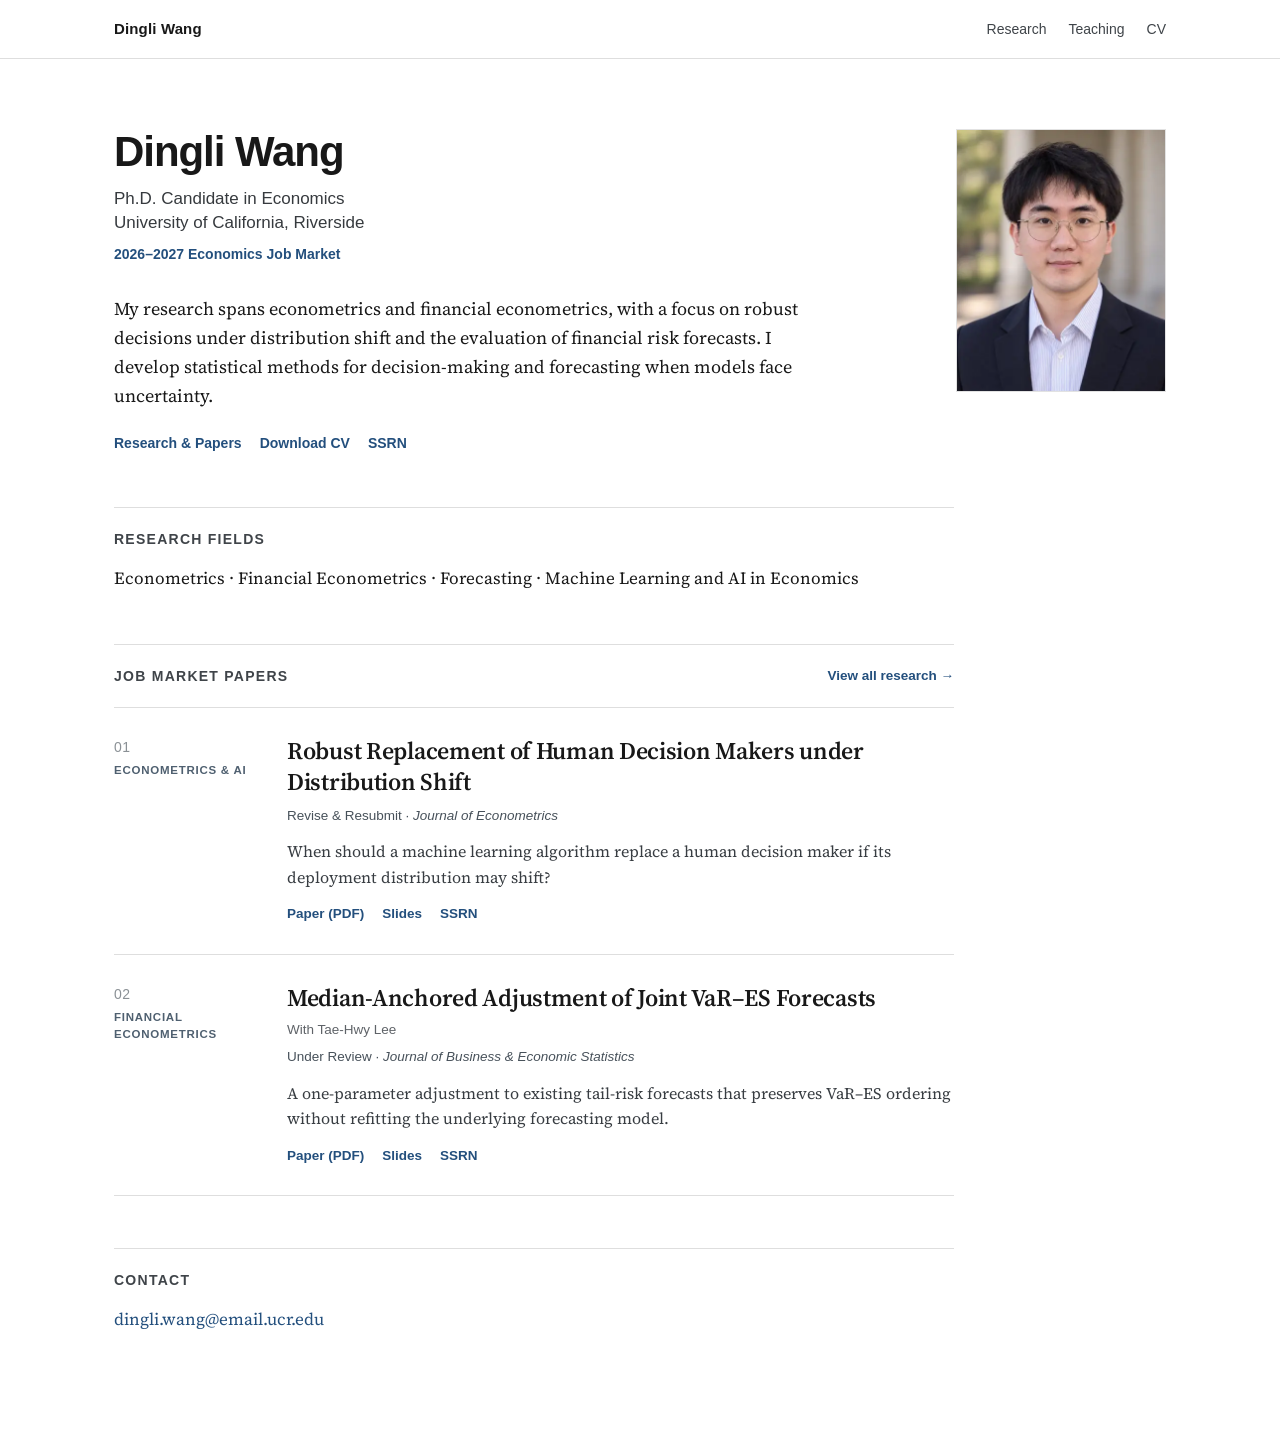
<file: index.html>
<!DOCTYPE html>
<html lang="en">
<head>
<!-- Google tag (gtag.js) -->
<script async src="https://www.googletagmanager.com/gtag/js?id=G-CCY3WN5WTL"></script>
<script>
  window.dataLayer = window.dataLayer || [];
  function gtag(){dataLayer.push(arguments);}
  gtag('js', new Date());
  gtag('config', 'G-CCY3WN5WTL');
</script>
<meta charset="UTF-8">
<meta name="viewport" content="width=device-width, initial-scale=1.0">
<title>Dingli Wang | Economics PhD Candidate at UC Riverside</title>
<meta name="description" content="Dingli Wang is an Economics PhD candidate at the University of California, Riverside. Research in econometrics, financial econometrics, decision-making under distribution shift, and risk forecasting.">
<meta name="author" content="Dingli Wang">
<meta name="robots" content="index, follow">
<meta name="google-site-verification" content="K-nu3ngkysns7aIenNjw1BSuJkWYcFGSQOoCHtjQAps" />
<link rel="canonical" href="https://dingliwang.github.io/">
<meta property="og:type" content="website">
<meta property="og:site_name" content="Dingli Wang">
<meta property="og:title" content="Dingli Wang | Economics PhD Candidate at UC Riverside">
<meta property="og:description" content="Dingli Wang, UC Riverside Economics PhD candidate. Job market papers in econometrics, robust decision-making, and financial risk forecasting.">
<meta property="og:url" content="https://dingliwang.github.io/">
<meta property="og:image" content="https://dingliwang.github.io/assets/dingli-wang-headshot.webp">
<link rel="preconnect" href="https://fonts.googleapis.com">
<link rel="preconnect" href="https://fonts.gstatic.com" crossorigin>
<link href="https://fonts.googleapis.com/css2?family=Source+Serif+4:opsz,wght@8..60,400;8..60,600&display=swap" rel="stylesheet">
<link rel="stylesheet" href="styles.css?v=20261104-academic-list">
<script type="application/ld+json">
{
  "@context": "https://schema.org",
  "@type": "Person",
  "@id": "https://dingliwang.github.io/#person",
  "name": "Dingli Wang",
  "url": "https://dingliwang.github.io/",
  "image": "https://dingliwang.github.io/assets/dingli-wang-headshot.webp",
  "jobTitle": "Ph.D. Candidate in Economics",
  "affiliation": {
    "@type": "CollegeOrUniversity",
    "name": "University of California, Riverside",
    "url": "https://www.ucr.edu/"
  },
  "email": "mailto:dingli.wang@email.ucr.edu",
  "sameAs": ["https://papers.ssrn.com/sol3/cf_dev/AbsByAuth.cfm?per_id=10994248"],
  "knowsAbout": [
    "Econometrics",
    "Financial Econometrics",
    "Forecasting",
    "Machine Learning and AI in Economics",
    "Macro-financial Risk"
  ],
  "mainEntityOfPage": "https://dingliwang.github.io/"
}
</script>
</head>
<body>
<header class="site-header">
  <nav class="nav">
    <a class="nav__brand" href="index.html">Dingli Wang</a>
    <div class="nav__links">
      <a href="research.html">Research</a>
      <a href="teaching.html">Teaching</a>
      <a href="assets/Dingli_Wang_CV.pdf" target="_blank" rel="noopener">CV</a>
    </div>
  </nav>
</header>
<main class="page">
  <section class="hero">
    <div class="intro">
      <h1>Dingli Wang</h1>
      <p class="role">Ph.D. Candidate in Economics<br>University of California, Riverside</p>
      <p class="market">2026&ndash;2027 Economics Job Market</p>
      <div class="intro__text">
        <p>My research spans econometrics and financial econometrics, with a focus on robust decisions under distribution shift and the evaluation of financial risk forecasts. I develop statistical methods for decision-making and forecasting when models face uncertainty.</p>
      </div>
      <div class="quick-links">
        <a href="research.html">Research &amp; Papers</a>
        <a href="assets/Dingli_Wang_CV.pdf" target="_blank" rel="noopener">Download CV</a>
        <a href="https://papers.ssrn.com/sol3/cf_dev/AbsByAuth.cfm?per_id=10994248" target="_blank" rel="noopener">SSRN</a>
      </div>
    </div>
    <div class="portrait-wrap">
      <img class="portrait" src="assets/dingli-wang-headshot.webp" alt="Dingli Wang">
    </div>
  </section>
  <section class="home-section">
    <h2>Research Fields</h2>
    <p>Econometrics &middot; Financial Econometrics &middot; Forecasting &middot; Machine Learning and AI in Economics</p>
  </section>
  <section class="home-section home-section--papers" id="jmp-papers" aria-labelledby="jmp-papers-title">
    <div class="home-section__heading">
      <h2 id="jmp-papers-title">Job Market Papers</h2>
      <a class="section-link" href="research.html">View all research &rarr;</a>
    </div>
    <div class="featured-list">
      <article class="featured-paper">
        <div class="featured-paper__rail">
          <span class="featured-paper__number">01</span>
          <span class="featured-paper__field">Econometrics &amp; AI</span>
        </div>
        <div class="featured-paper__content">
        <h3 class="featured-paper__title"><a href="research.html#jmp">Robust Replacement of Human Decision Makers under Distribution Shift</a></h3>
                <p class="featured-paper__status">Revise &amp; Resubmit <span aria-hidden="true">&middot;</span> <em>Journal of Econometrics</em></p>
        <p class="featured-paper__summary">When should a machine learning algorithm replace a human decision maker if its deployment distribution may shift?</p>
        <div class="featured-paper__links">
          <a href="papers/Robust-Replacement-of-Human-Decision-Makers-under-Distribution-Shift.pdf" target="_blank" rel="noopener">Paper (PDF)</a>
          <a href="papers/Robust-Replacement-of-Human-Decision-Makers-under-Distribution-Shift-Slides.pdf" target="_blank" rel="noopener">Slides</a>
          <a href="https://papers.ssrn.com/sol3/papers.cfm?abstract_id=7546458" target="_blank" rel="noopener">SSRN</a>
        </div>
      
        </div>
      </article>
      <article class="featured-paper">
        <div class="featured-paper__rail">
          <span class="featured-paper__number">02</span>
          <span class="featured-paper__field">Financial Econometrics</span>
        </div>
        <div class="featured-paper__content">
        <h3 class="featured-paper__title"><a href="research.html#jmp-2">Median-Anchored Adjustment of Joint VaR&ndash;ES Forecasts</a></h3>
        <p class="featured-paper__byline">With Tae-Hwy Lee</p>
        <p class="featured-paper__status">Under Review <span aria-hidden="true">&middot;</span> <em>Journal of Business &amp; Economic Statistics</em></p>
        <p class="featured-paper__summary">A one-parameter adjustment to existing tail-risk forecasts that preserves VaR&ndash;ES ordering without refitting the underlying forecasting model.</p>
        <div class="featured-paper__links">
          <a href="papers/Median-Anchored-Adjustment-of-Joint-VaR-ES-Forecasts.pdf" target="_blank" rel="noopener">Paper (PDF)</a>
          <a href="papers/Median-Anchored-Adjustment-of-Joint-VaR-ES-Forecasts-Slides.pdf" target="_blank" rel="noopener">Slides</a>
          <a href="https://papers.ssrn.com/sol3/papers.cfm?abstract_id=7217398" target="_blank" rel="noopener">SSRN</a>
        </div>
      
        </div>
      </article>
    </div>
  </section>
  <section class="home-section">
    <h2>Contact</h2>
    <p><a href="mailto:dingli.wang@email.ucr.edu">dingli.wang@email.ucr.edu</a></p>
  </section>
</main>
</body>
</html>
</file>
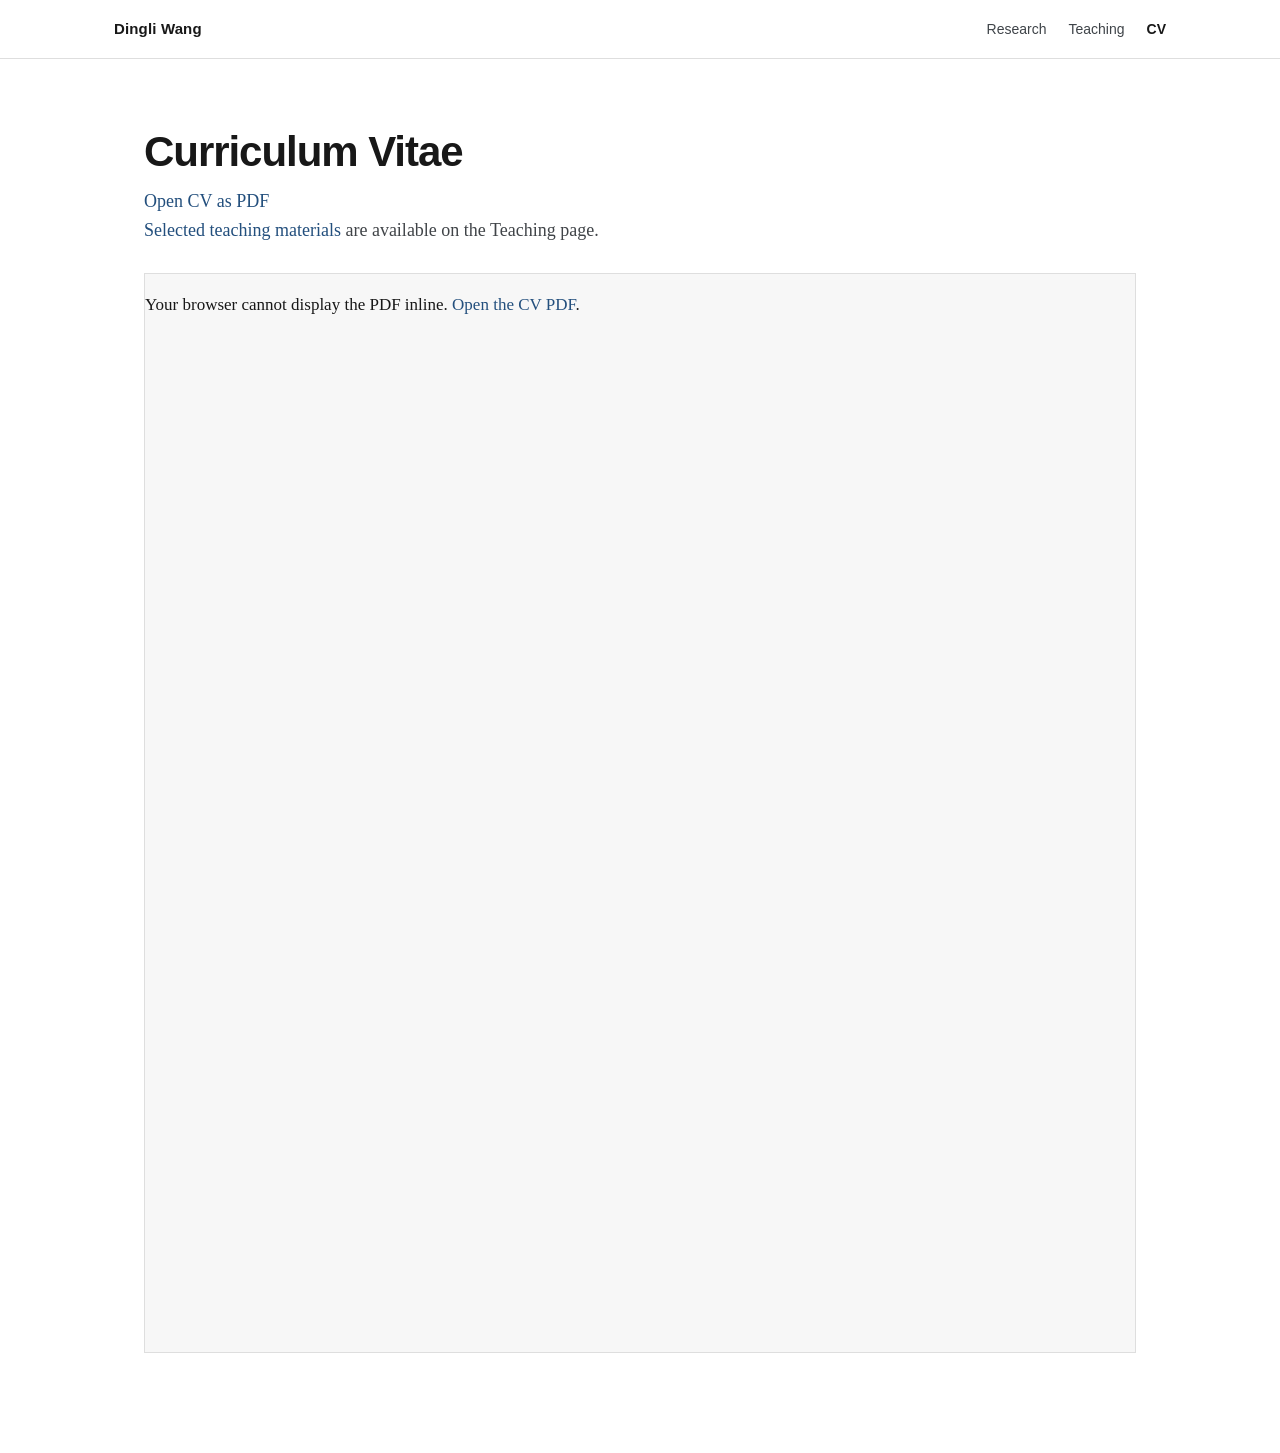
<file: cv.html>
<!DOCTYPE html>
<html lang="en">
<head>
<!-- Google tag (gtag.js) -->
<script async src="https://www.googletagmanager.com/gtag/js?id=G-CCY3WN5WTL"></script>
<script>
  window.dataLayer = window.dataLayer || [];
  function gtag(){dataLayer.push(arguments);}
  gtag('js', new Date());
  gtag('config', 'G-CCY3WN5WTL');
</script>
<meta charset="UTF-8">
<meta name="viewport" content="width=device-width, initial-scale=1.0">
<title>CV | Dingli Wang | UC Riverside</title>
<meta name="description" content="Curriculum vitae of Dingli Wang, Economics PhD candidate at the University of California, Riverside.">
<meta name="author" content="Dingli Wang">
<meta name="robots" content="index, follow">
<link rel="canonical" href="https://dingliwang.github.io/cv.html">
<meta property="og:type" content="website">
<meta property="og:site_name" content="Dingli Wang">
<meta property="og:title" content="CV | Dingli Wang | UC Riverside">
<meta property="og:description" content="Curriculum vitae of Dingli Wang, Economics PhD candidate at the University of California, Riverside.">
<meta property="og:url" content="https://dingliwang.github.io/cv.html">
<meta property="og:image" content="https://dingliwang.github.io/assets/dingli-wang-headshot.webp">
<link rel="stylesheet" href="styles.css?v=20261104-academic-list">
</head>
<body>
<header class="site-header">
  <nav class="nav">
    <a class="nav__brand" href="index.html">Dingli Wang</a>
    <div class="nav__links">
      <a href="research.html">Research</a>
      <a href="teaching.html">Teaching</a>
      <a href="assets/Dingli_Wang_CV.pdf" target="_blank" rel="noopener" aria-current="page">CV</a>
    </div>
  </nav>
</header>
<main class="page cv-page">
  <header class="page-header">
    <h1>Curriculum Vitae</h1>
    <p><a href="assets/Dingli_Wang_CV.pdf" target="_blank" rel="noopener">Open CV as PDF</a></p>
    <p><a href="teaching.html">Selected teaching materials</a> are available on the Teaching page.</p>
  </header>
  <section class="pdf-section">
    <object class="pdf-frame" data="assets/Dingli_Wang_CV.pdf" type="application/pdf">
      <p>Your browser cannot display the PDF inline. <a href="assets/Dingli_Wang_CV.pdf">Open the CV PDF</a>.</p>
    </object>
  </section>
</main>
</body>
</html>
</file>
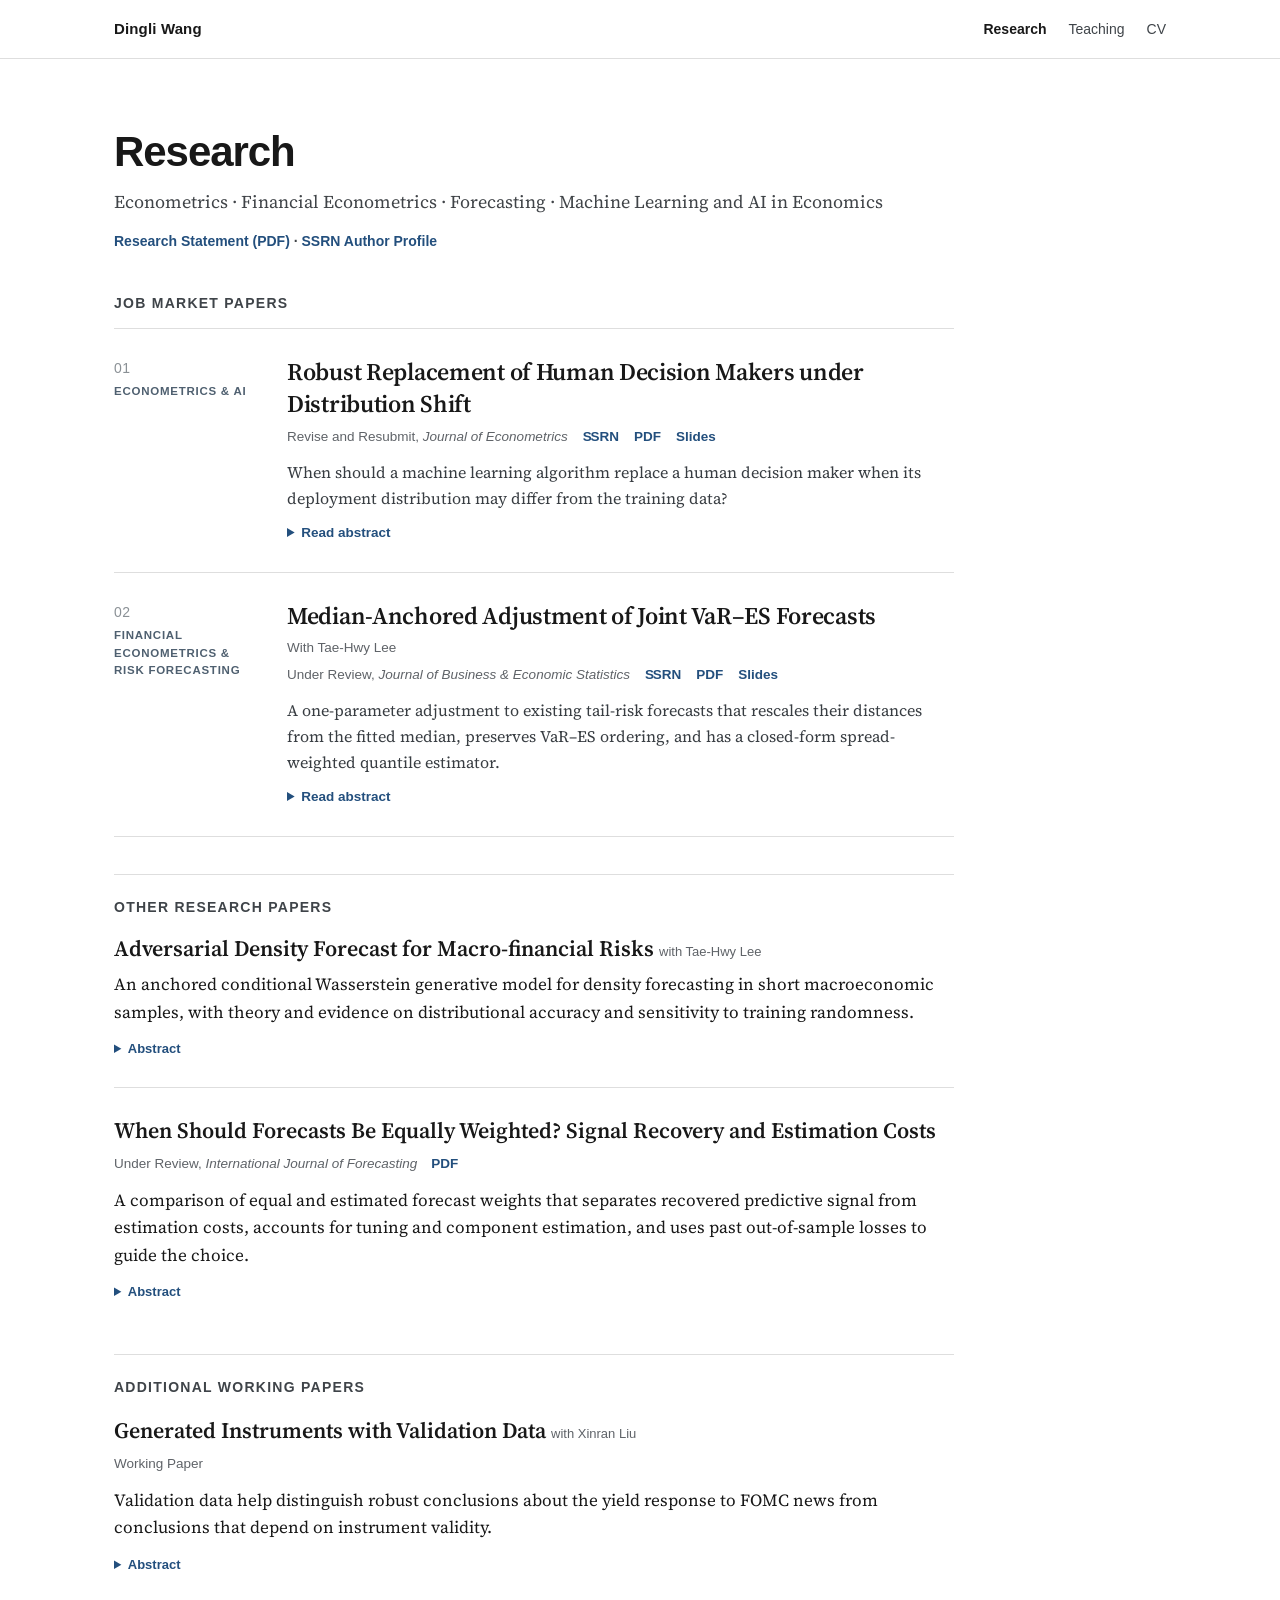
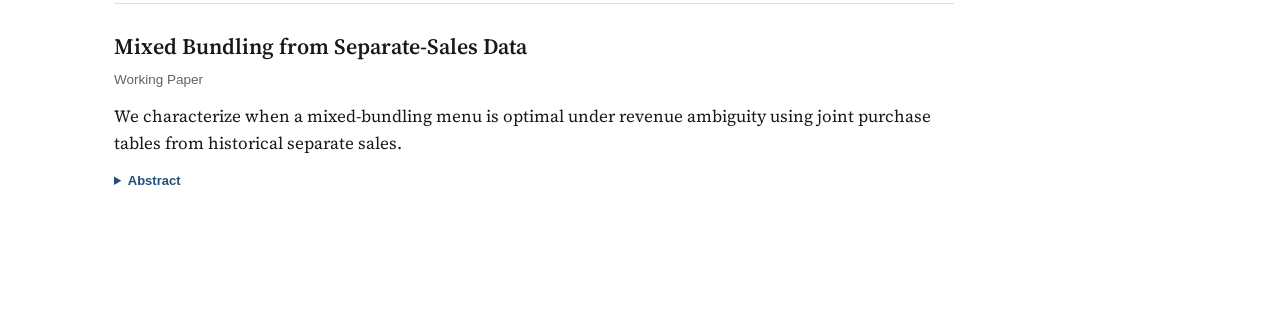
<file: research.html>
<!DOCTYPE html>
<html lang="en">
<head>
<!-- Google tag (gtag.js) -->
<script async src="https://www.googletagmanager.com/gtag/js?id=G-CCY3WN5WTL"></script>
<script>
  window.dataLayer = window.dataLayer || [];
  function gtag(){dataLayer.push(arguments);}
  gtag('js', new Date());
  gtag('config', 'G-CCY3WN5WTL');
</script>
<meta charset="UTF-8">
<meta name="viewport" content="width=device-width, initial-scale=1.0">
<title>Research | Dingli Wang | UC Riverside</title>
<meta name="description" content="Research by Dingli Wang: two job market papers in econometrics, robust decision-making, financial econometrics, and risk forecasting.">
<meta name="author" content="Dingli Wang">
<meta name="robots" content="index, follow">
<link rel="canonical" href="https://dingliwang.github.io/research.html">
<meta property="og:type" content="website">
<meta property="og:site_name" content="Dingli Wang">
<meta property="og:title" content="Research | Dingli Wang | UC Riverside">
<meta property="og:description" content="Dingli Wang's two job market papers on distributionally robust human–algorithm decisions and joint VaR–ES risk forecasts.">
<meta property="og:url" content="https://dingliwang.github.io/research.html">
<meta property="og:image" content="https://dingliwang.github.io/assets/dingli-wang-headshot.webp">
<link rel="preconnect" href="https://fonts.googleapis.com">
<link rel="preconnect" href="https://fonts.gstatic.com" crossorigin>
<link href="https://fonts.googleapis.com/css2?family=Source+Serif+4:opsz,wght@8..60,400;8..60,600&display=swap" rel="stylesheet">
<link rel="stylesheet" href="styles.css?v=20261104-academic-list">
</head>
<body>
<header class="site-header">
  <nav class="nav">
    <a class="nav__brand" href="index.html">Dingli Wang</a>
    <div class="nav__links">
      <a href="research.html" aria-current="page">Research</a>
      <a href="teaching.html">Teaching</a>
      <a href="assets/Dingli_Wang_CV.pdf" target="_blank" rel="noopener">CV</a>
    </div>
  </nav>
</header>
<main class="page">
  <header class="page-header">
    <h1>Research</h1>
    <p>Econometrics &middot; Financial Econometrics &middot; Forecasting &middot; Machine Learning and AI in Economics</p>
    <p class="statement-resource"><a href="assets/Dingli_Wang_Research_Statement.pdf" target="_blank" rel="noopener">Research Statement (PDF)</a> &middot; <a href="https://papers.ssrn.com/sol3/cf_dev/AbsByAuth.cfm?per_id=10994248" target="_blank" rel="noopener">SSRN Author Profile</a></p>
  </header>

  <section class="papers papers--featured" aria-labelledby="job-market-papers-title">
    <div class="research-section__head">
      <h2 class="papers__heading" id="job-market-papers-title">Job Market Papers</h2>
    </div>

    <article class="paper paper--featured" id="jmp">
      <div class="paper__rail">
        <span class="paper__index">01</span>
        <span class="paper__field">Econometrics &amp; AI</span>
      </div>
      <div class="paper__content">
      
      <h3>Robust Replacement of Human Decision Makers under Distribution Shift</h3>
            <div class="paper__meta"><span>Revise and Resubmit, <em>Journal of Econometrics</em></span>
        <a class="paper-link ssrn-link" href="https://papers.ssrn.com/sol3/papers.cfm?abstract_id=7546458" target="_blank" rel="noopener">S<span class="ssrn-s2">S</span>RN</a>
        <a class="paper-link" href="papers/Robust-Replacement-of-Human-Decision-Makers-under-Distribution-Shift.pdf" target="_blank" rel="noopener">PDF</a><a class="paper-link" href="papers/Robust-Replacement-of-Human-Decision-Makers-under-Distribution-Shift-Slides.pdf" target="_blank" rel="noopener">Slides</a></div>
      <p class="paper__summary">When should a machine learning algorithm replace a human decision maker when its deployment distribution may differ from the training data?</p>
      <details class="paper__details">
        <summary>Read abstract</summary>
        <p>This paper studies when a machine learning algorithm should replace a human decision maker under distribution shift. We infer each human’s error rates from past decisions, assuming that they stay the same on future cases, while the data seen by the algorithm may shift within a Wasserstein ball. For each threshold, we compute the algorithm’s worst false positive and true positive rates over the ball, which gives a worst-case ROC curve. We replace a human only if some point on this curve is, with high posterior probability, at least as good as the human in both rates. We show that the estimated curve converges uniformly and bound the welfare loss from replacement. We also compare the rule with an infeasible benchmark that knows the deployment distribution and each human’s error rates and sets the algorithm’s false positive rate equal to the human’s. Relative to this benchmark, choosing the threshold with the highest posterior probability can leave a welfare loss that does not vanish with more data. In simulations, robust rules replace fewer humans than a rule that ignores shifts, giving up some gains without shifts but losing less after large shifts.</p>
      </details>
      </div>
    </article>

    <article class="paper paper--featured" id="jmp-2">
      <div class="paper__rail">
        <span class="paper__index">02</span>
        <span class="paper__field">Financial Econometrics &amp; Risk Forecasting</span>
      </div>
      <div class="paper__content">
      
      <h3>Median-Anchored Adjustment of Joint VaR&ndash;ES Forecasts</h3>
      <p class="paper__byline">With Tae-Hwy Lee</p>
      <div class="paper__meta"><span>Under Review, <em>Journal of Business &amp; Economic Statistics</em></span><a class="paper-link ssrn-link" href="https://papers.ssrn.com/sol3/papers.cfm?abstract_id=7217398" target="_blank" rel="noopener">S<span class="ssrn-s2">S</span>RN</a><a class="paper-link" href="papers/Median-Anchored-Adjustment-of-Joint-VaR-ES-Forecasts.pdf" target="_blank" rel="noopener">PDF</a><a class="paper-link" href="papers/Median-Anchored-Adjustment-of-Joint-VaR-ES-Forecasts-Slides.pdf" target="_blank" rel="noopener">Slides</a></div>
      <p class="paper__summary">A one-parameter adjustment to existing tail-risk forecasts that rescales their distances from the fitted median, preserves VaR&ndash;ES ordering, and has a closed-form spread-weighted quantile estimator.</p>
      <details class="paper__details">
        <summary>Read abstract</summary>
        <p>Risk managers often work with a fitted forecasting model they cannot replace even when its tail forecasts need adjustment. We propose a median-anchored rule that multiplies the distances from the fitted median to Value-at-Risk (VaR) and Expected Shortfall (ES) by a common positive multiplier. The rule preserves VaR&ndash;ES ordering, and minimizing VaR check loss gives a closed-form weighted-quantile estimator. We establish consistency, give an asymptotic distribution under high-level conditions accounting for baseline estimation, and derive a VaR coverage-error bound at the forecast origin. When the same multiplier correctly adjusts both VaR and ES, the adjusted pair has lower conditional zero-homogeneous Fissler&ndash;Ziegel (FZ0) risk at that origin. Monte Carlo experiments examine this condition and several forms of misspecification. In rolling S&amp;P&nbsp;500 forecasts the adjustment lowers FZ0 loss in all four GARCH cells, each pairwise significant, with the largest and most robust gain, 10.4%, for Gaussian GARCH at the 1% tail; the 5% gains do not survive the most conservative family-wise adjustments. A quantile-regression baseline marks the boundary: when the fitted tail is already flexible, one multiplier adds little. Filtered historical simulation quantifies what standardized residuals and conditional scales add when available.</p>
      </details>
      </div>
    </article>
  </section>

  <section class="papers papers--other" aria-labelledby="other-research-title">
    <h2 class="papers__heading" id="other-research-title">Other Research Papers</h2>
    <article class="paper">
      <h2>Adversarial Density Forecast for Macro-financial Risks <span class="coauthor">with Tae-Hwy Lee</span></h2>
      <p class="paper__summary">An anchored conditional Wasserstein generative model for density forecasting in short macroeconomic samples, with theory and evidence on distributional accuracy and sensitivity to training randomness.</p>
      <details>
        <summary>Abstract</summary>
        <p>Short estimation windows can make adversarial density forecasts sensitive to network size and training randomness. We study a conditional Wasserstein generative adversarial network with a penalty that matches the variance and five quantiles of simulated and observed outcomes within training blocks. We analyze the expected penalty with finitely many simulation draws. Its variance and median components bound average generated second moments and, under weak dependence and approximation conditions, yield prediction risk bounds that also control excess expected continuous ranked probability score (CRPS). After reducing network size, the penalty lowers Wasserstein error in all four simulation settings and average variation across fits by about 25 percent. A relativistic GAN provides competitive accuracy but greater variation across fits. In three macroeconomic applications, the penalty improves CRPS point estimates in five of six same-capacity comparisons; classical benchmarks remain strong and short-window tail coverage is poor.</p>
      </details>
    </article>

    <article class="paper">
      <h2>When Should Forecasts Be Equally Weighted? Signal Recovery and Estimation Costs</h2>
      <div class="paper__meta"><span>Under Review, <em>International Journal of Forecasting</em></span><a class="paper-link" href="papers/When-Should-Forecasts-Be-Equally-Weighted-Signal-Recovery-and-Estimation-Costs.pdf" target="_blank" rel="noopener">PDF</a></div>
      <p class="paper__summary">A comparison of equal and estimated forecast weights that separates recovered predictive signal from estimation costs, accounts for tuning and component estimation, and uses past out-of-sample losses to guide the choice.</p>
      <details>
        <summary>Abstract</summary>
        <p>Whether estimated combination weights improve on equal weights depends not only on the signal in forecast differences, but also on how much of that signal the forecasting procedure recovers and at what cost. We express the expected mean squared forecast error (MSFE) gain in terms of signal recovery and estimation costs, giving a boundary for when a specified forecasting procedure improves on equal weighting. We complement this theoretical boundary with a decision rule based on past out-of-sample loss differences to choose between equal weights and the estimated weights. Under stationarity and weak dependence, with estimation windows fixed, the probability of choosing the lower-MSFE method tends to one as past evaluations accumulate, provided the two population MSFEs differ. Simulations and macroeconomic applications illustrate the comparison and the choices of equal and estimated weights.</p>
      </details>
    </article>

  </section>

  <section class="papers papers--additional" aria-labelledby="additional-working-papers">
    <h2 class="papers__heading" id="additional-working-papers">Additional Working Papers</h2>
    <article class="paper">
      <h3>Generated Instruments with Validation Data <span class="coauthor">with Xinran Liu</span></h3>
      <div class="paper__meta"><span>Working Paper</span></div>
      <p class="paper__summary">Validation data help distinguish robust conclusions about the yield response to FOMC news from conclusions that depend on instrument validity.</p>
      <details>
        <summary>Abstract</summary>
        <p>Which conclusions about the yield response to Federal Open Market Committee (FOMC) news survive when the policy instrument is imperfect? We study nominal and real yields and inflation compensation around 92 FOMC meetings using an instrument constructed from changes in money-market rates around FOMC announcements. Because the instrument may also reflect nonpolicy news, we use historical benchmark data to quantify the resulting instrument error. Treating the instrument as valid, both nominal and real yields rise, with real yields rising more. Allowing the instrument to be imperfect, the evidence that both yields rise remains more robust than their ordering. This validation evidence therefore distinguishes which parts of the yield response continue to support a policy interpretation.</p>
      </details>
    </article>

    <article class="paper">
      <h3>Mixed Bundling from Separate-Sales Data</h3>
      <div class="paper__meta"><span>Working Paper</span></div>
      <p class="paper__summary">We characterize when a mixed-bundling menu is optimal under revenue ambiguity using joint purchase tables from historical separate sales.</p>
      <details>
        <summary>Abstract</summary>
        <p>A seller has sold two goods separately at two price levels and knows, for each level, the shares of buyers who bought neither good, one of them, or both. She evaluates a selling mechanism by its worst-case revenue over all value distributions consistent with these purchase tables. For a class of symmetric tables, we show that the mixed-bundling menu charging the higher historical price for either good and the sum of the two prices for both is optimal among all mechanisms if and only if two inequalities in the observed shares hold. The bundle discount must pay for itself, and serving the buyers the menu excludes must not be worth the information rents it creates. With data on each good's sales alone, separate sales would be optimal, so the gain comes from knowing which goods are bought together. The menu can also strictly outperform every randomization over separate sales and pure bundling, and its revenue need not be identified by the data.</p>
      </details>
    </article>
  </section>
</main>
</body>
</html>
</file>
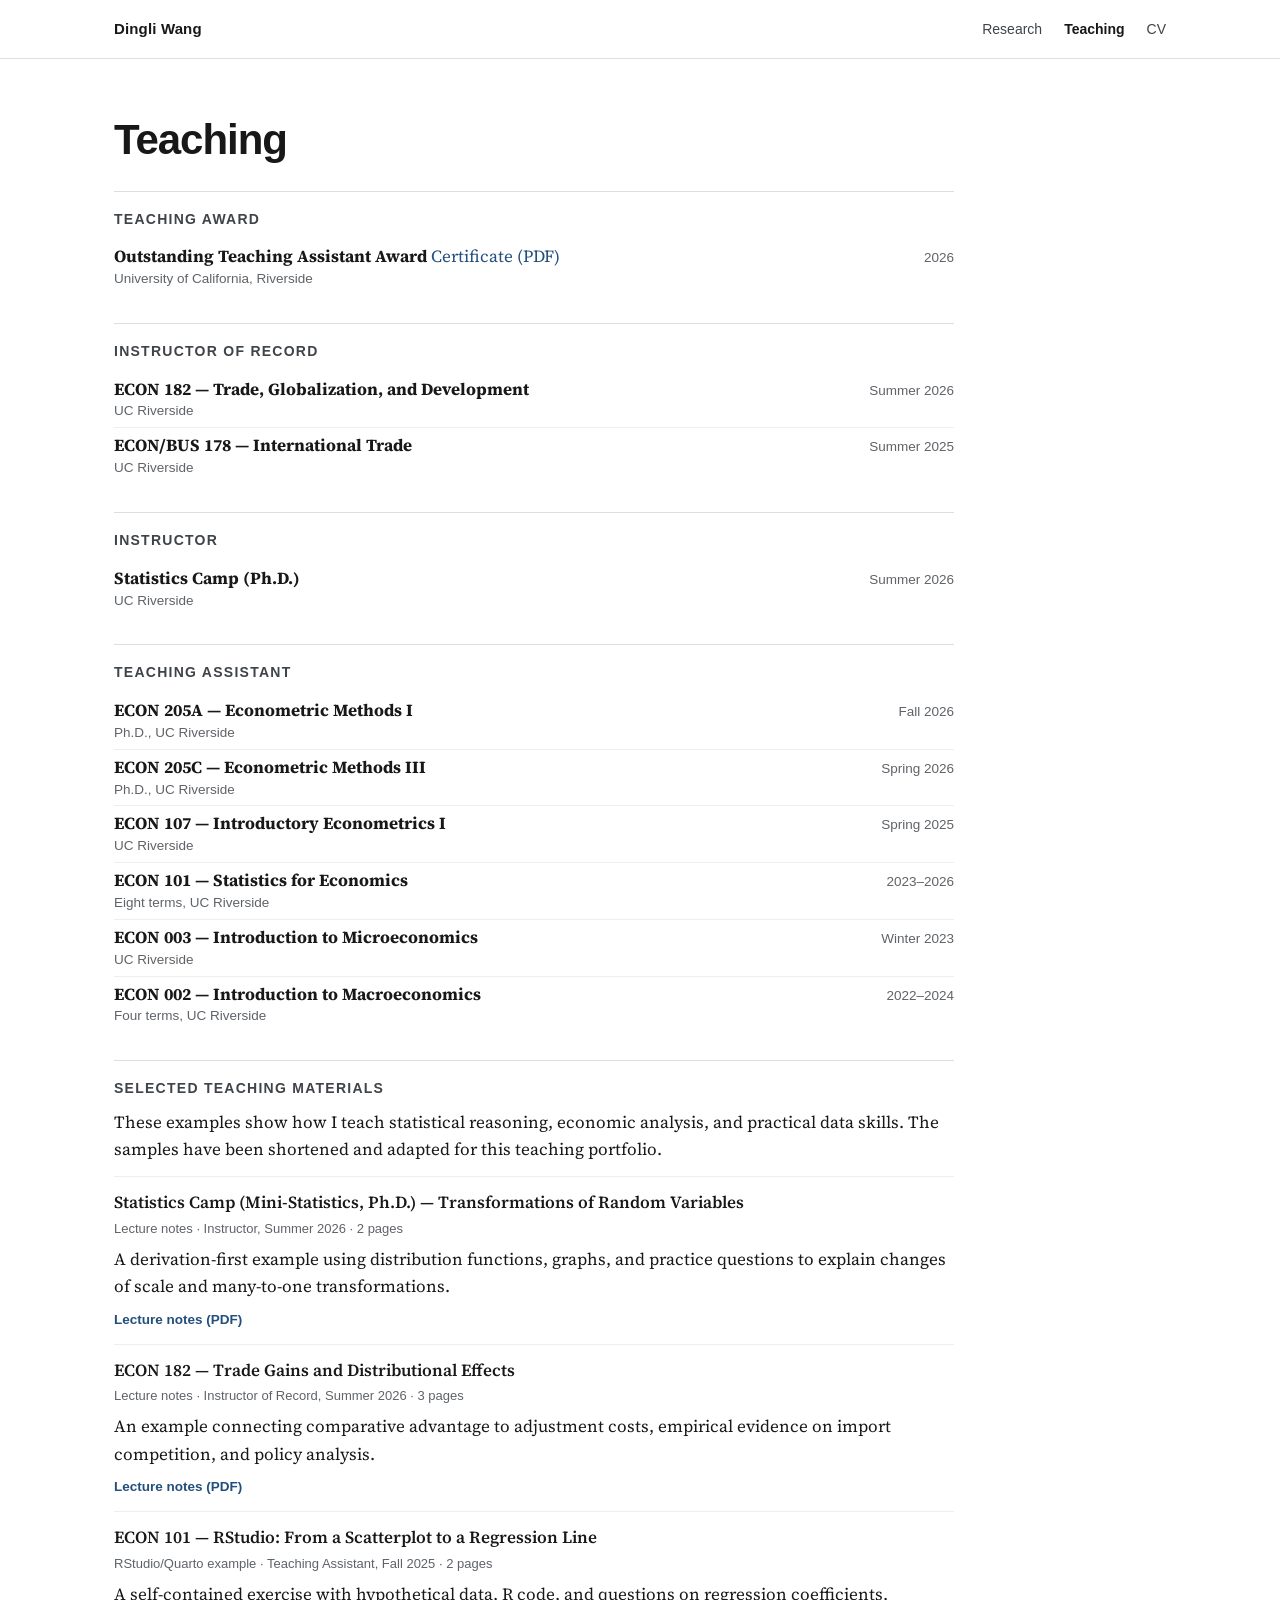
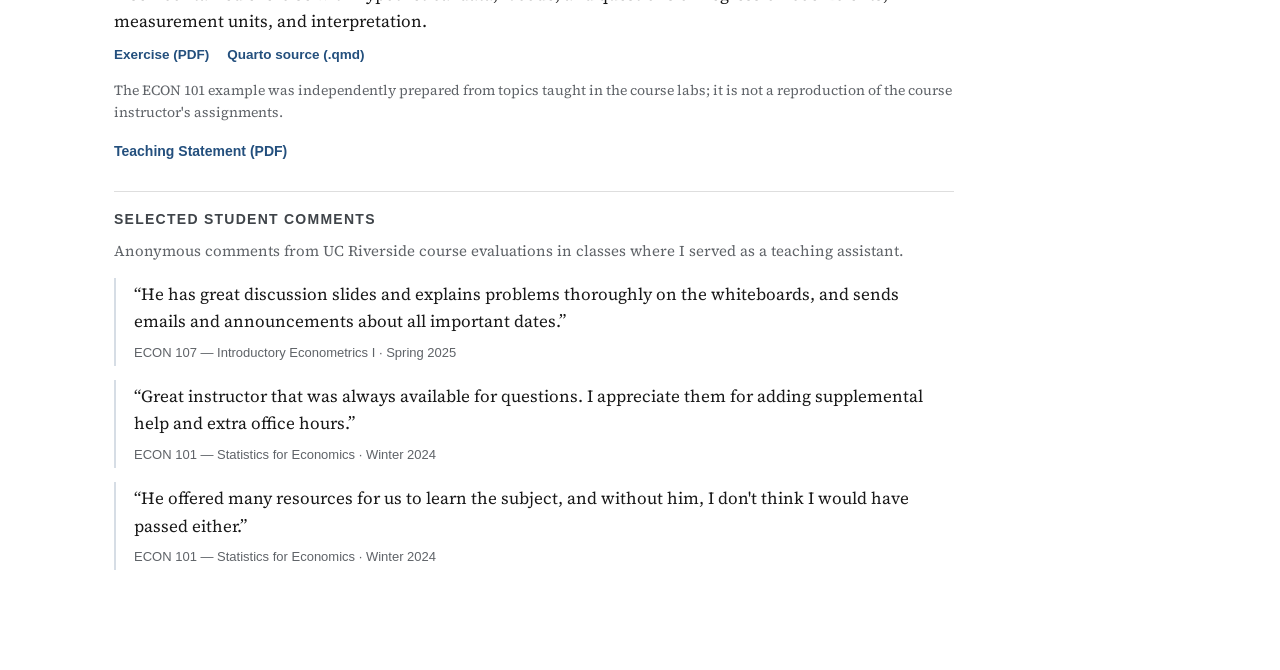
<file: teaching.html>
<!DOCTYPE html>
<html lang="en">
<head>
<!-- Google tag (gtag.js) -->
<script async src="https://www.googletagmanager.com/gtag/js?id=G-CCY3WN5WTL"></script>
<script>
  window.dataLayer = window.dataLayer || [];
  function gtag(){dataLayer.push(arguments);}
  gtag('js', new Date());
  gtag('config', 'G-CCY3WN5WTL');
</script>
<meta charset="UTF-8">
<meta name="viewport" content="width=device-width, initial-scale=1.0">
<title>Teaching | Dingli Wang | UC Riverside</title>
<meta name="description" content="Teaching experience of Dingli Wang, Economics PhD candidate at the University of California, Riverside.">
<meta name="author" content="Dingli Wang">
<meta name="robots" content="index, follow">
<link rel="canonical" href="https://dingliwang.github.io/teaching.html">
<meta property="og:type" content="website">
<meta property="og:site_name" content="Dingli Wang">
<meta property="og:title" content="Teaching | Dingli Wang | UC Riverside">
<meta property="og:description" content="Teaching experience of Dingli Wang, Economics PhD candidate at the University of California, Riverside.">
<meta property="og:url" content="https://dingliwang.github.io/teaching.html">
<meta property="og:image" content="https://dingliwang.github.io/assets/dingli-wang-headshot.webp">
<link rel="preconnect" href="https://fonts.googleapis.com">
<link rel="preconnect" href="https://fonts.gstatic.com" crossorigin>
<link href="https://fonts.googleapis.com/css2?family=Source+Serif+4:opsz,wght@8..60,400;8..60,600&display=swap" rel="stylesheet">
<link rel="stylesheet" href="styles.css?v=20261104-academic-list">
</head>
<body>
<header class="site-header">
  <nav class="nav">
    <a class="nav__brand" href="index.html">Dingli Wang</a>
    <div class="nav__links">
      <a href="research.html">Research</a>
      <a href="teaching.html" aria-current="page">Teaching</a>
      <a href="assets/Dingli_Wang_CV.pdf" target="_blank" rel="noopener">CV</a>
    </div>
  </nav>
</header>
<main class="page teaching-page">
  <header class="page-header">
    <h1>Teaching</h1>
  </header>

  <section class="list-section">
    <h2>Teaching Award</h2>
    <div class="cvrow"><div><strong>Outstanding Teaching Assistant Award</strong> <a href="assets/Dingli_Wang_2025-26_Teaching_Award_Certificate.pdf" target="_blank" rel="noopener">Certificate (PDF)</a><div class="sub">University of California, Riverside</div></div><div class="date">2026</div></div>
  </section>

  <section class="list-section">
    <h2>Instructor of Record</h2>
    <div class="cvrow"><div><strong>ECON 182 &mdash; Trade, Globalization, and Development</strong><div class="sub">UC Riverside</div></div><div class="date">Summer 2026</div></div>
    <div class="cvrow"><div><strong>ECON/BUS 178 &mdash; International Trade</strong><div class="sub">UC Riverside</div></div><div class="date">Summer 2025</div></div>
  </section>

  <section class="list-section">
    <h2>Instructor</h2>
    <div class="cvrow"><div><strong>Statistics Camp (Ph.D.)</strong><div class="sub">UC Riverside</div></div><div class="date">Summer 2026</div></div>
  </section>

  <section class="list-section">
    <h2>Teaching Assistant</h2>
    <div class="cvrow"><div><strong>ECON 205A &mdash; Econometric Methods I</strong><div class="sub">Ph.D., UC Riverside</div></div><div class="date">Fall 2026</div></div>
    <div class="cvrow"><div><strong>ECON 205C &mdash; Econometric Methods III</strong><div class="sub">Ph.D., UC Riverside</div></div><div class="date">Spring 2026</div></div>
    <div class="cvrow"><div><strong>ECON 107 &mdash; Introductory Econometrics I</strong><div class="sub">UC Riverside</div></div><div class="date">Spring 2025</div></div>
    <div class="cvrow"><div><strong>ECON 101 &mdash; Statistics for Economics</strong><div class="sub">Eight terms, UC Riverside</div></div><div class="date">2023&ndash;2026</div></div>
    <div class="cvrow"><div><strong>ECON 003 &mdash; Introduction to Microeconomics</strong><div class="sub">UC Riverside</div></div><div class="date">Winter 2023</div></div>
    <div class="cvrow"><div><strong>ECON 002 &mdash; Introduction to Macroeconomics</strong><div class="sub">Four terms, UC Riverside</div></div><div class="date">2022&ndash;2024</div></div>
  </section>

  <section class="list-section teaching-materials">
    <h2>Selected Teaching Materials</h2>
    <p class="teaching-materials__intro">These examples show how I teach statistical reasoning, economic analysis, and practical data skills. The samples have been shortened and adapted for this teaching portfolio.</p>

    <div class="teaching-sample">
      <div class="teaching-sample__title">Statistics Camp (Mini-Statistics, Ph.D.) &mdash; Transformations of Random Variables</div>
      <div class="teaching-sample__meta">Lecture notes &middot; Instructor, Summer 2026 &middot; 2 pages</div>
      <p>A derivation-first example using distribution functions, graphs, and practice questions to explain changes of scale and many-to-one transformations.</p>
      <div class="teaching-sample__links"><a href="assets/teaching/MiniStatistics_Transformations.pdf" target="_blank" rel="noopener">Lecture notes (PDF)</a></div>
    </div>

    <div class="teaching-sample">
      <div class="teaching-sample__title">ECON 182 &mdash; Trade Gains and Distributional Effects</div>
      <div class="teaching-sample__meta">Lecture notes &middot; Instructor of Record, Summer 2026 &middot; 3 pages</div>
      <p>An example connecting comparative advantage to adjustment costs, empirical evidence on import competition, and policy analysis.</p>
      <div class="teaching-sample__links"><a href="assets/teaching/ECON182_Trade_Distribution.pdf" target="_blank" rel="noopener">Lecture notes (PDF)</a></div>
    </div>

    <div class="teaching-sample">
      <div class="teaching-sample__title">ECON 101 &mdash; RStudio: From a Scatterplot to a Regression Line</div>
      <div class="teaching-sample__meta">RStudio/Quarto example &middot; Teaching Assistant, Fall 2025 &middot; 2 pages</div>
      <p>A self-contained exercise with hypothetical data, R code, and questions on regression coefficients, measurement units, and interpretation.</p>
      <div class="teaching-sample__links">
        <a href="assets/teaching/ECON101_RStudio_Regression.pdf" target="_blank" rel="noopener">Exercise (PDF)</a>
        <a href="assets/teaching/ECON101_Regression_RStudio_Example.qmd" download>Quarto source (.qmd)</a>
      </div>
    </div>
    <p class="teaching-materials__note">The ECON 101 example was independently prepared from topics taught in the course labs; it is not a reproduction of the course instructor's assignments.</p>
    <p class="teaching-materials__statement"><a href="assets/Dingli_Wang_Teaching_Statement.pdf" target="_blank" rel="noopener">Teaching Statement (PDF)</a></p>
  </section>

  <section class="list-section teaching-feedback" aria-labelledby="student-feedback-title">
    <h2 id="student-feedback-title">Selected Student Comments</h2>
    <p class="teaching-feedback__intro">Anonymous comments from UC Riverside course evaluations in classes where I served as a teaching assistant.</p>
    <blockquote class="student-quote">
      <p>“He has great discussion slides and explains problems thoroughly on the whiteboards, and sends emails and announcements about all important dates.”</p>
      <footer>ECON 107 — Introductory Econometrics I · Spring 2025</footer>
    </blockquote>
    <blockquote class="student-quote">
      <p>“Great instructor that was always available for questions. I appreciate them for adding supplemental help and extra office hours.”</p>
      <footer>ECON 101 — Statistics for Economics · Winter 2024</footer>
    </blockquote>
    <blockquote class="student-quote">
      <p>“He offered many resources for us to learn the subject, and without him, I don't think I would have passed either.”</p>
      <footer>ECON 101 — Statistics for Economics · Winter 2024</footer>
    </blockquote>
  </section>
</main>
</body>
</html>
</file>
<file: styles.css>
:root {
  --ink: #181818;
  --muted: #5f6368;
  --rule: #dedede;
  --link: #234f7d;
  --paper: #ffffff;
  --serif: "Source Serif 4", Georgia, "Times New Roman", serif;
  --sans: -apple-system, BlinkMacSystemFont, "Helvetica Neue", Arial, sans-serif;
  --page: 1100px;
  --measure: 840px;
}
* { box-sizing: border-box; }
html { scroll-behavior: smooth; }
body {
  margin: 0;
  background: var(--paper);
  color: var(--ink);
  font-family: var(--serif);
  font-size: 17px;
  line-height: 1.62;
  -webkit-font-smoothing: antialiased;
}
a { color: var(--link); text-decoration: none; text-underline-offset: 3px; }
a:hover { text-decoration: underline; }
.site-header { border-bottom: 1px solid var(--rule); background: #fff; }
.nav {
  max-width: var(--page);
  margin: 0 auto;
  padding: 17px 24px;
  display: flex;
  align-items: center;
  justify-content: space-between;
  gap: 24px;
  font-family: var(--sans);
}
.nav__brand { color: var(--ink); font-size: 15px; font-weight: 650; letter-spacing: .01em; }
.nav__brand:hover { text-decoration: none; }
.nav__links { display: flex; gap: 22px; font-size: 14px; }
.nav__links a { color: #3f4449; }
.nav__links a[aria-current="page"] { color: var(--ink); font-weight: 650; }
.page { max-width: var(--page); margin: 0 auto; padding: 70px 24px 100px; }

.hero {
  display: grid;
  grid-template-columns: minmax(0, 1fr) 210px;
  gap: 52px;
  align-items: start;
}
.intro, .page-header { max-width: var(--measure); }
.intro h1, .page-header h1 {
  font-family: var(--sans);
  font-size: 42px;
  line-height: 1.08;
  letter-spacing: -.025em;
  margin: 0 0 12px;
  font-weight: 650;
}
.role {
  font-family: var(--sans);
  font-size: 17px;
  line-height: 1.45;
  color: #363a3e;
  margin: 0 0 7px;
}
.market {
  font-family: var(--sans);
  color: var(--link);
  font-size: 14px;
  font-weight: 650;
  margin: 0 0 28px;
}
.intro__text { max-width: 700px; font-size: 18px; }
.quick-links {
  display: flex;
  flex-wrap: wrap;
  gap: 8px 18px;
  margin-top: 22px;
  font-family: var(--sans);
  font-size: 14px;
  font-weight: 600;
}
.portrait-wrap { width: 210px; }
.portrait {
  display: block;
  width: 210px;
  height: auto;
  aspect-ratio: 4 / 5;
  object-fit: cover;
  border: 1px solid #e2e2e2;
}

.home-section, .list-section {
  max-width: var(--measure);
  margin-top: 52px;
  padding-top: 20px;
  border-top: 1px solid var(--rule);
}
.home-section h2, .list-section h2 {
  font-family: var(--sans);
  font-size: 14px;
  text-transform: uppercase;
  letter-spacing: .09em;
  margin: 0 0 14px;
  font-weight: 700;
  color: #3f4449;
}
.home-section p { margin: 0; }
.eyebrow {
  font-family: var(--sans);
  font-size: 12px;
  font-weight: 700;
  text-transform: uppercase;
  letter-spacing: .1em;
  color: var(--link);
  margin-bottom: 7px;
}
.featured-title {
  font-family: var(--serif) !important;
  font-size: 23px !important;
  text-transform: none !important;
  letter-spacing: 0 !important;
  font-weight: 600 !important;
  margin: 0 0 5px !important;
}
.featured-title a { color: var(--ink); }
.status-line {
  font-family: var(--sans);
  font-size: 14px;
  color: var(--muted);
  margin-bottom: 12px !important;
}
.status-badge {
  display: inline-block;
  margin: 4px 0 14px;
  padding: 5px 10px 6px;
  border-radius: 4px;
  background: var(--link);
  color: #fff;
  font-family: var(--sans);
  font-size: 13.5px;
  font-weight: 650;
  letter-spacing: .01em;
}
.status-badge em { font-weight: 650; }
.paper-link {
  color: var(--link);
  font-weight: 650;
}
.ssrn-link {
  font-kerning: normal;
  letter-spacing: 0;
}
.ssrn-s2 {
  display: inline-block;
  margin-left: -0.08em;
}
.page-header p { margin: 0; color: #404448; font-size: 18px; }
.papers { max-width: var(--measure); margin-top: 42px; }
.paper { padding: 28px 0; border-top: 1px solid var(--rule); }
.paper:first-child { border-top: 0; padding-top: 0; }
.paper h2, .paper h3 {
  font-family: var(--serif);
  font-size: 22px;
  line-height: 1.35;
  margin: 0 0 7px;
  font-weight: 600;
}
.coauthor {
  font-family: var(--sans);
  font-size: 13px;
  font-weight: 400;
  color: var(--muted);
  white-space: nowrap;
}
.paper__meta {
  font-family: var(--sans);
  display: flex;
  flex-wrap: wrap;
  gap: 5px 14px;
  font-size: 13.5px;
  color: var(--muted);
  margin-bottom: 12px;
}
.paper__summary { margin: 0 0 12px; }
details { margin-top: 8px; }
summary {
  cursor: pointer;
  color: var(--link);
  font-family: var(--sans);
  font-size: 13px;
  font-weight: 650;
}
details p {
  margin: 12px 0 0;
  padding-left: 16px;
  border-left: 2px solid #d6dde5;
  color: #42474c;
}
.cvrow {
  display: grid;
  grid-template-columns: minmax(0,1fr) auto;
  gap: 18px;
  padding: 10px 0;
  border-top: 1px solid #eeeeee;
  align-items: baseline;
}
.cvrow:first-of-type { border-top: 0; }
.date, .sub, .meta-inline {
  font-family: var(--sans);
  font-size: 13.5px;
  color: var(--muted);
}
.date { white-space: nowrap; }
.sub { margin-top: 2px; }
.paper-mini { padding: 9px 0; border-top: 1px solid #eeeeee; }
.paper-mini:first-of-type { border-top: 0; }
.paper-mini strong { display: block; font-weight: 600; }
.meta-inline { display: block; margin-top: 2px; }
.list-section p { margin: 0 0 10px; }
.list-section p:last-child { margin-bottom: 0; }

.cv-page { max-width: 1040px; }
.pdf-section { margin-top: 28px; }
.pdf-frame {
  display: block;
  width: 100%;
  height: 1080px;
  border: 1px solid var(--rule);
  background: #f7f7f7;
}

@media (min-width: 761px) and (max-width: 960px) {
  .hero { grid-template-columns: minmax(0, 1fr) 180px; gap: 32px; }
  .portrait-wrap, .portrait { width: 180px; }
}
@media (max-width: 760px) {
  body { font-size: 16.5px; }
  .page { padding: 52px 20px 80px; }
  .nav { padding: 15px 20px; }
  .nav__links { gap: 15px; }
  .hero { grid-template-columns: 1fr; gap: 30px; }
  .portrait-wrap { width: 150px; order: -1; }
  .portrait { width: 150px; }
  .intro h1, .page-header h1 { font-size: 34px; }
  .intro__text, .page-header p { font-size: 17px; }
  .cvrow { grid-template-columns: 1fr; gap: 2px; }
  .date { white-space: normal; }
  .coauthor { white-space: normal; display: inline; }
  .pdf-frame { height: 75vh; }
}
@media print {
  .site-header { display: none; }
  .page { max-width: none; padding: 0; }
  a { color: #000; }
}
/* Teaching portfolio samples */
.teaching-materials__intro { margin-bottom: 12px !important; }
.teaching-sample { padding: 16px 0; border-top: 1px solid #eeeeee; }
.teaching-sample__title { font-weight: 600; line-height: 1.45; }
.teaching-sample__meta { margin-top: 3px; color: var(--muted); font-family: var(--sans); font-size: 13px; }
.teaching-sample p { margin: 7px 0 8px; }
.teaching-sample__links { display: flex; flex-wrap: wrap; gap: 6px 18px; font-family: var(--sans); font-size: 13.5px; font-weight: 600; }
.teaching-materials__note { color: var(--muted); font-size: 14px; }
.teaching-materials__statement { margin-top: 16px !important; font-family: var(--sans); font-size: 14px; font-weight: 600; }

/* Link to the standalone research statement */
.page-header .statement-resource {
  margin: 14px 0 0;
  font-family: var(--sans);
  font-size: 14px;
  font-weight: 600;
}

/* Selected student feedback: modest academic styling */
.teaching-feedback__intro { color: var(--muted); font-size: 15px; }
.student-quote {
  margin: 18px 0 0;
  padding: 3px 0 3px 18px;
  border-left: 2px solid #d6dde5;
}
.student-quote p { margin: 0 0 6px; }
.student-quote footer {
  font-family: var(--sans);
  font-size: 13px;
  color: var(--muted);
}

/* Working-paper section and expanded JMP abstract */
.paper .paper__abstract-heading {
  font-family: var(--sans);
  font-size: 13px;
  line-height: 1.5;
  font-weight: 700;
  text-transform: uppercase;
  letter-spacing: .075em;
  color: #3f4449;
  margin: 10px 0 7px;
}
.paper__abstract { color: #42474c; margin: 0; }
.papers--additional { margin-top: 24px; }
.papers__heading {
  font-family: var(--sans);
  font-size: 14px;
  line-height: 1.5;
  font-weight: 700;
  text-transform: uppercase;
  letter-spacing: .09em;
  color: #3f4449;
  margin: 0 0 18px;
  padding-top: 22px;
  border-top: 1px solid var(--rule);
}
.papers--additional .paper:first-of-type { border-top: 0; padding-top: 0; }

/* Teaching: tighter course list and clear section ordering */
.teaching-page { padding-top: 58px; }
.teaching-page .list-section {
  margin-top: 28px;
  padding-top: 16px;
}
.teaching-page .list-section h2 { margin-bottom: 9px; }
.teaching-page .cvrow {
  padding: 6px 0;
  gap: 12px;
  line-height: 1.4;
}
.teaching-page .cvrow .sub { margin-top: 1px; }
.teaching-page .teaching-sample { padding: 13px 0; }
.teaching-page .student-quote { margin-top: 14px; }
@media (max-width: 760px) {
  .teaching-page { padding-top: 48px; }
}

/* 2026–27 Job Market Papers: typography-first academic bibliography */
a:focus-visible, summary:focus-visible {
  outline: 2px solid var(--link);
  outline-offset: 4px;
  border-radius: 2px;
}
.home-section--papers {
  max-width: var(--measure);
}
.home-section__heading {
  display: flex;
  align-items: center;
  justify-content: space-between;
  gap: 16px;
  margin-bottom: 19px;
}
.home-section__heading h2 { margin: 0; }
.section-link {
  font: 600 13.5px/1.4 var(--sans);
  white-space: nowrap;
}
.featured-list {
  border-top: 1px solid var(--rule);
}
.featured-paper {
  display: grid;
  grid-template-columns: 145px minmax(0, 1fr);
  gap: 28px;
  padding: 27px 0 29px;
  border-bottom: 1px solid var(--rule);
}
.featured-paper__rail, .paper__rail {
  padding-top: 5px;
  display: flex;
  flex-direction: column;
  align-items: flex-start;
  gap: 8px;
}
.featured-paper__number, .paper__index {
  color: #8a9095;
  font: 500 14px/1 var(--sans);
  letter-spacing: .04em;
  font-variant-numeric: tabular-nums;
}
.featured-paper__field, .paper__field {
  color: #4f6070;
  font: 650 11.5px/1.5 var(--sans);
  text-transform: uppercase;
  letter-spacing: .065em;
}
.featured-paper__content, .paper__content { min-width: 0; }
.featured-paper__title {
  font: 600 24px/1.31 var(--serif);
  letter-spacing: -.012em;
  margin: 0 0 7px;
}
.featured-paper__title a { color: var(--ink); }
.featured-paper__title a:hover { color: var(--link); }
.featured-paper__byline, .paper__byline {
  color: var(--muted);
  font: 13.5px/1.55 var(--sans);
  margin: 0 0 5px !important;
}
.featured-paper__status {
  color: #47515a;
  font: 13.5px/1.6 var(--sans);
  margin: 0 0 13px !important;
}
.featured-paper__summary {
  color: #383d42;
  font-size: 16px;
  line-height: 1.6;
  margin: 0 0 14px !important;
}
.featured-paper__links {
  display: flex;
  flex-wrap: wrap;
  gap: 7px 18px;
  font: 600 13.5px/1.5 var(--sans);
}
.research-section__head { margin-bottom: 14px; }
.research-section__head .papers__heading {
  padding-top: 0;
  border-top: none;
  margin: 0;
}
.papers--featured { margin-top: 41px; }
.papers--featured .paper--featured {
  display: grid;
  grid-template-columns: 145px minmax(0, 1fr);
  gap: 28px;
  background: transparent;
  border: 0;
  border-top: 1px solid var(--rule);
  border-radius: 0;
  padding: 27px 0 29px;
  margin: 0;
  scroll-margin-top: 24px;
}
.papers--featured .paper--featured:last-child {
  border-bottom: 1px solid var(--rule);
}
.papers--featured .paper--featured h3 {
  font: 600 24px/1.32 var(--serif);
  letter-spacing: -.012em;
  margin: 0 0 6px;
}
.papers--featured .paper__meta {
  margin: 0 0 12px;
  gap: 5px 15px;
  font-size: 13.5px;
}
.papers--featured .paper__summary {
  margin: 0 0 10px;
  color: #383d42;
  font-size: 16px;
  line-height: 1.62;
}
.paper__details { margin-top: 7px; }
.paper__details summary { font-size: 13.5px; }
.paper__details p { line-height: 1.65; }
.papers--other { margin-top: 37px; }
.papers--other > .paper:first-of-type { border-top: 0; padding-top: 0; }
.papers--other .papers__heading { margin-bottom: 16px; }
@media (max-width: 720px) {
  .featured-paper, .papers--featured .paper--featured {
    grid-template-columns: 1fr;
    gap: 11px;
    padding: 23px 0 25px;
  }
  .featured-paper__rail, .paper__rail {
    flex-direction: row;
    gap: 12px;
    align-items: baseline;
    padding-top: 0;
  }
  .featured-paper__title, .papers--featured .paper--featured h3 {
    font-size: 22px;
  }
}
@media (max-width: 450px) {
  .home-section__heading { align-items: flex-start; }
  .section-link { font-size: 12px; }
}
@media (prefers-reduced-motion: reduce) {
  html { scroll-behavior: auto; }
}
</file>
